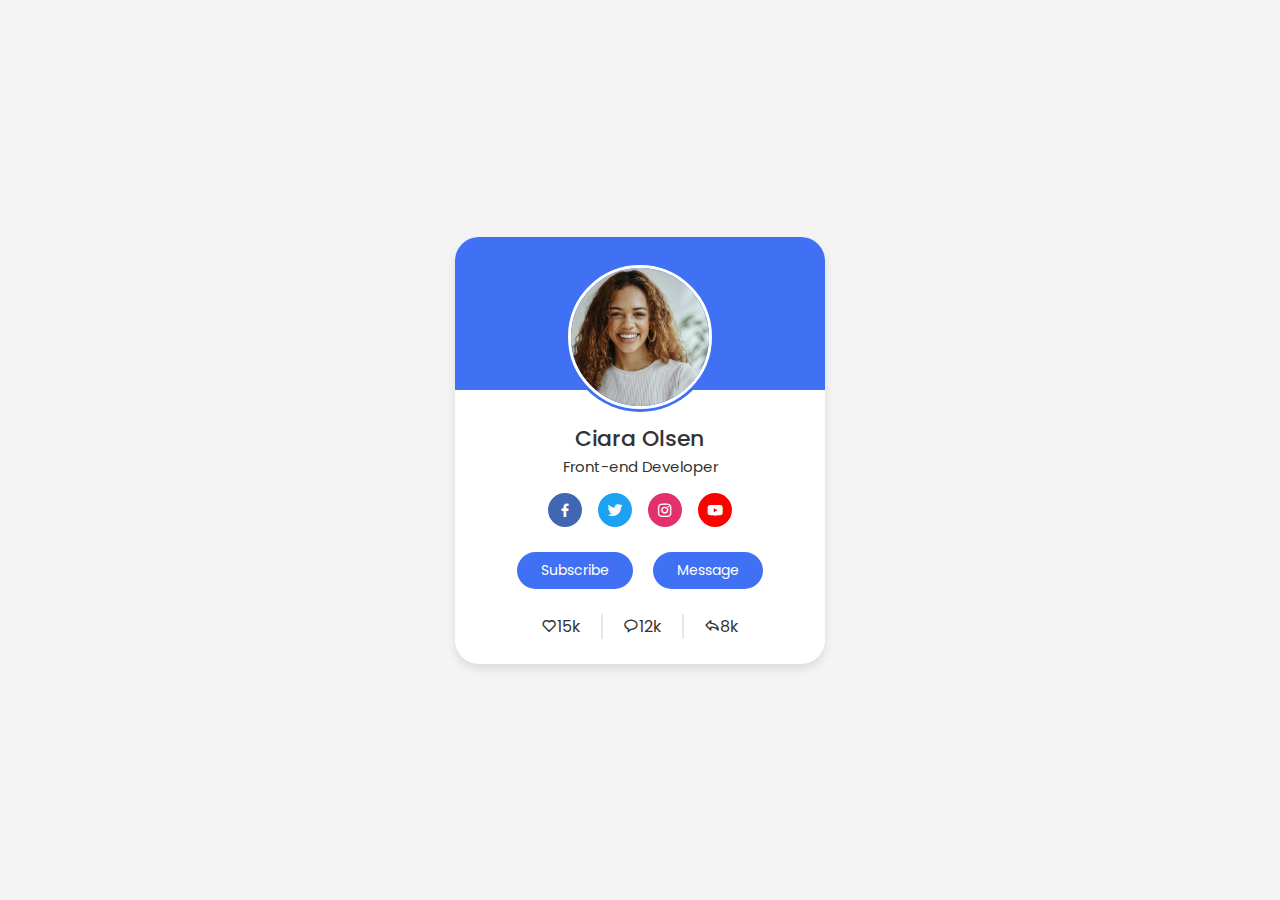
<file: index.html>
<!DOCTYPE html>
<html lang="en">
<head>
    <meta charset="UTF-8">
    <meta name="viewport" content="width=device-width, initial-scale=1.0">
    <title>Profile Card UI Design</title>

    <!-- CSS -->
    <link rel="stylesheet" href="style.css">

    <!-- Boxicons CSS -->
    <link href='https://unpkg.com/boxicons@2.1.4/css/boxicons.min.css' rel='stylesheet'>
</head>
<body>
    <div class="profile-card">
        <div class="image">
            <img src="photo.jpg" alt="" class="profile-img">
        </div>

       <div class="text-data">
        <span class="name">Ciara Olsen</span>
        <span class="job">Front-end Developer</span>
       </div> 

       <div class="media-buttons">
        <a href="#" style="background: #4267b2" class="link">
            <i class='bx bxl-facebook'></i>
        </a>
        <a href="#" style="background: #1da1f2" class="link">
            <i class='bx bxl-twitter'></i>
        </a>
        <a href="#" style="background: #e1306c" class="link">
            <i class='bx bxl-instagram'></i>
        </a>
        <a href="#" style="background: #ff0000" class="link">
            <i class='bx bxl-youtube'></i>
        </a>
       </div>

       <div class="buttons">
        <button class="button">Subscribe</button>
        <button class="button">Message</button>
       </div>

       <div class="analytics">
        <div class="data">
            <i class='bx bx-heart' ></i>
            <span class="number">15k</span>
        </div>
        <div class="data">
            <i class='bx bx-message-rounded' ></i>
            <span class="number">12k</span>
        </div>
        <div class="data">
            <i class='bx bx-share' ></i>
            <span class="number">8k</span>
        </div>
       </div>
    </div>
</body>
</html>
</file>
<file: style.css>
@import url('https://fonts.googleapis.com/css2?family=Montserrat:wght@400;700&family=Poppins:wght@300;400;500;600&display=swap');

*{
    margin: 0;
    padding: 0;
    box-sizing: border-box;
    font-family: 'Montserrat', sans-serif;
    font-family: 'Poppins', sans-serif;
}
body{
    height: 100vh;
    display: flex;
    align-items: center;
    justify-content: center;
    background-color: #f4f4f4;
}
.profile-card{
    display: flex;
    flex-direction: column;
    align-items: center;
    max-width: 370px;
    width: 100%;
    background: #fff;
    border-radius: 24px;
    padding: 25px;
    box-shadow: 0 5px 10px rgba(0, 0, 0, 0.1);
    position: relative;
}
.profile-card::before{
    content: '';
    position: absolute;
    top: 0;
    left: 0;
    height: 36%;
    width: 100%;
    border-radius: 24px 24px 0 0;
    background-color: #4070f4;
}
.image{
    position: relative;
    height: 150px;
    width: 150px;
    border-radius: 50%;
    background-color: #4070f4;
    padding: 3px;
    margin-bottom: 10px;
}

.image .profile-img{
    height: 100%;
    width: 100%;
    object-fit: cover;
    border-radius: 50%;
    border: 3px solid #fff;
}
.profile-card .text-data{
    display: flex;
    flex-direction: column;
    align-items: center;
    color: #333;
}
.text-data .name{
    font-size: 22px;
    font-weight: 500;
}
.text-data .job{
    font-size: 15px;
    font-weight: 400;
}
.profile-card .media-buttons{
    display: flex;
    align-items: center;
    margin-top: 15px;
}
.media-buttons .link{
    display: flex;
    align-items: center;
    justify-content: center;
    color: #fff;
    font-size: 18px;
    height: 34px;
    width: 34px;
    border-radius: 50%;
    margin: 0 8px;
    background-color: #4070f4;
    text-decoration: none;
}
.profile-card .buttons{
    display: flex;
    align-items: center;
    margin-top: 25px;
}
.buttons .button{
    color: #fff;
    font-size: 14px;
    font-weight: 400;
    border: none;
    border-radius: 24px;
    margin: 0 10px;
    padding: 8px 24px;
    background-color: #4070f4;
    cursor: pointer;
    transition: all 0.3s ease;
}
.buttons .button:hover{
    background-color: #0e4bf1;
}
.profile-card .analytics{
    display: flex;
    align-items: center;
    margin-top: 25px;
}
.analytics .data{
    display: flex;
    align-items: center;
    color: #333;
    padding: 0 20px;
    border-right: 2px solid #e7e7e7;
}
.data .i{
    font-size: 18px;
    margin-right: 6px;
}
.data:last-child{
    border-right: none;  
}
</file>
